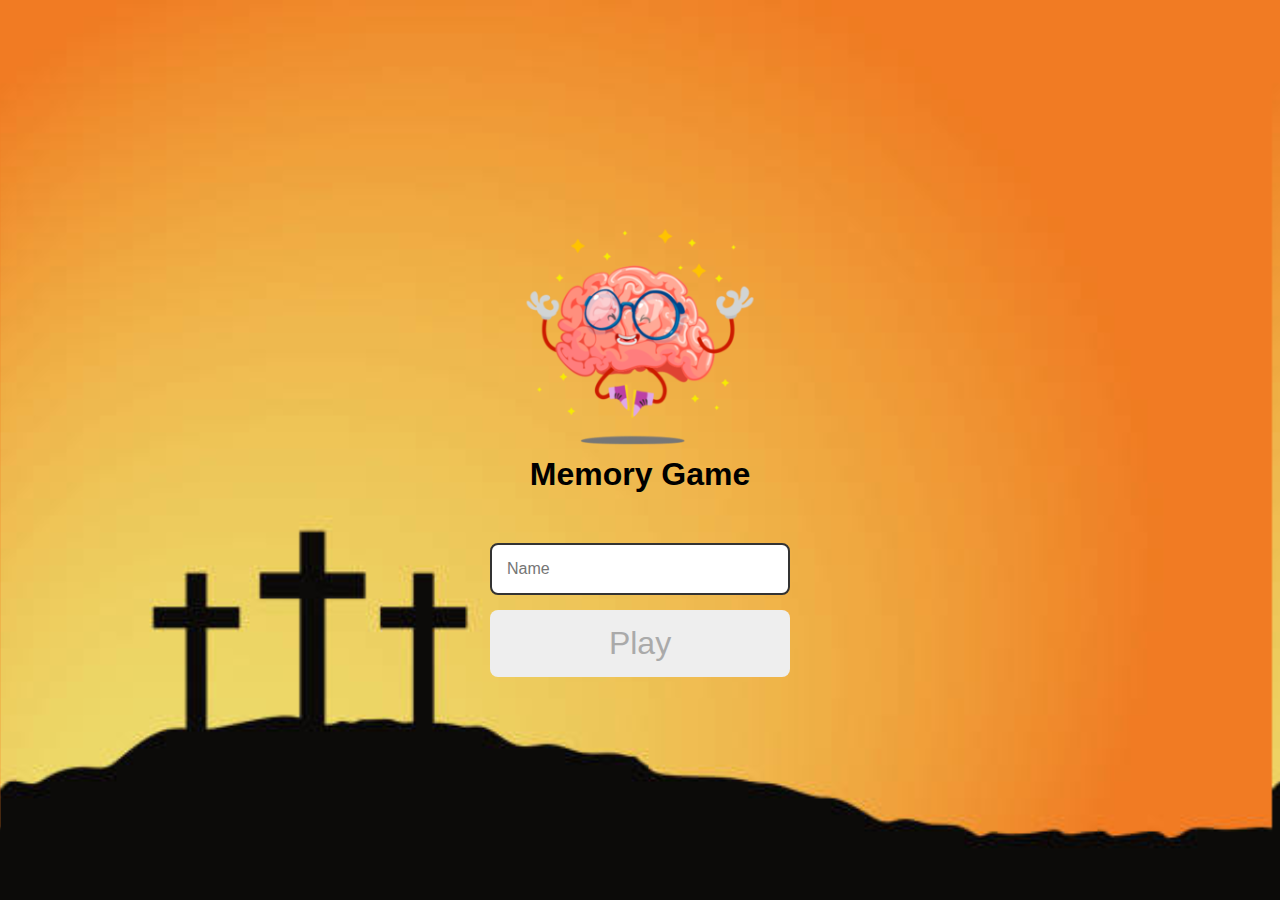
<file: pages/index.html>
<!DOCTYPE html>
<html lang="en">
<head>
    <meta charset="UTF-8">
    <meta name="viewport" content="width=device-width, initial-scale=1.0">

<link rel="stylesheet" href="../css/reset.css">
<link rel="stylesheet" href="./css/login.css">


<script defer src="../js/login.js"></script>

<title>Memory Game | Login</title>
</head>
<body>

    
<form class="login-form">

    <div class="login_header">
       <img src="../imagem/brain.png" alt="brain icon">
    <h1> Memory Game </h1>
    </div>

<input type="text" placeholder="Name" class="login_input">
<button type="submit" class="login_button" disabled>Play</button>

    </form>

</script>


</body>
</html>
</file>
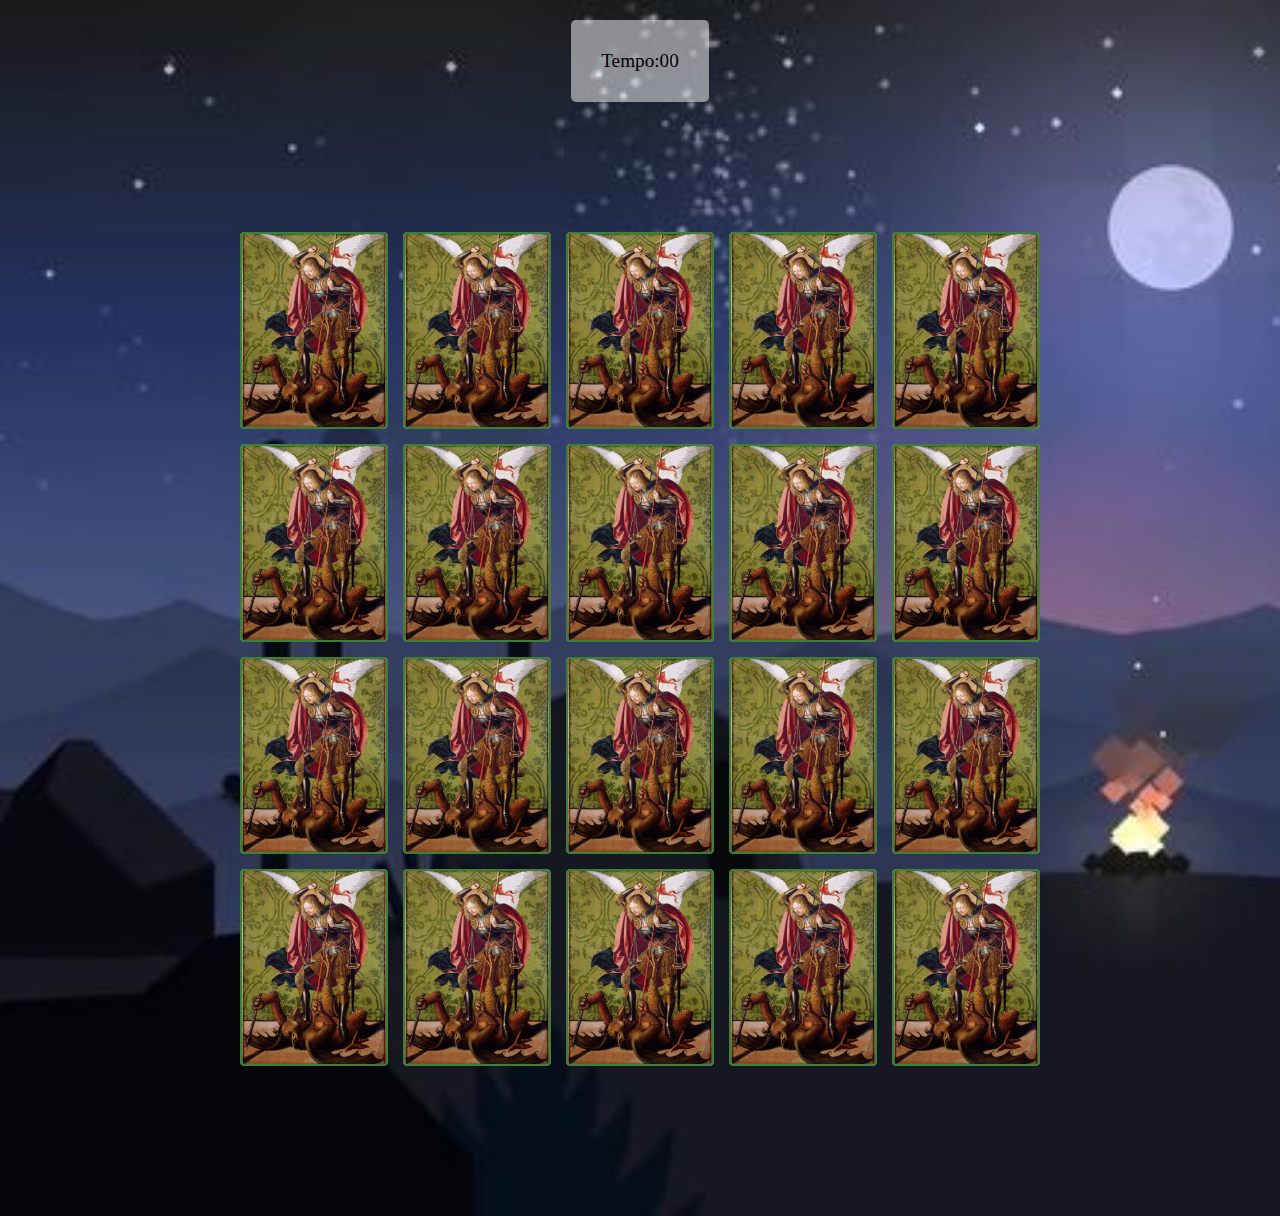
<file: pages/game.html>
<!DOCTYPE html>
<html lang="en">
<head>
    <meta charset="UTF-8">
    <meta name="viewport" content="width=device-width, initial-scale=1.0">
    
    <link rel="stylesheet" href="../css/reset.css">
     <link rel="stylesheet" href="../css/game.css">

     <script defer src="../js/game.js"></script>

    <title>Memory Game</title>


</head>
<body>

<main>

 <header>
     <span class="Player"></span>
     <span> Tempo:<span class="timer">00</span></span>
 </header>

    <div class="grid"> </div>

</main>
</body>
</html>
</file>
<file: pages/css/login.css>
.login-form {
align-items: center;
display: flex;
flex-direction: column;
height: 100vh;
justify-content: center;
background-image: url('/imagem/tela.jpg') ;
background-size:contain;

}

.login_header {

align-items: center;
display: flex;
flex-direction: column;
justify-content: center;
margin-bottom: 50px;

    
}

.login_header img {
width: 300px;

}

.login h1 {
color: blue;
font-size: 1.5em;

}

.login_input {
border: 2px solid #333;
border-radius: 8px;
color: #333;
font-size:1em;
margin-bottom: 15px;
max-width: 300px;
outline: none;
padding: 15px;
width: 100%;

}

.login_button {
background-color: #800000;
border-radius: 8px;
color:#000;
font-size: 2em;
max-width: 300px;
padding: 15px;
width: 100%;
cursor:pointer;
}


.login_button:disabled {
background-color: #eee;
color:#aaa ;
cursor:auto;
}
</file>
<file: css/game.css>
main {
 display: flex;
 flex-direction: column;
 width: 100%;
 background-image: url('../imagem/bg.jpg');
 background-size: cover;
 min-height: 100vh;
 align-items: center;
 justify-content: center;
 padding: 20px 20px 50px;

}

header {
display: flex;
align-items: center;
justify-content: space-between;
background-color: rgba(255, 255, 255, 0.5);
font-size: 1.2em;
max-width: 800px;
padding: 30px;
margin: 0 0 30px;
border-radius: 5px;

}


.grid   {
        display: grid;
        grid-template-columns: repeat(5, 1fr);
        gap: 15px;
        width: 100%;
        max-width: 800px;
        margin: 100px auto;

}

.card {
    aspect-ratio: 3/4;
    width: 100%;
    border-radius: 5px;
    position: relative;
    transition: all 400ms ease ;
    transform-style: preserve-3d;
    background-color: white;

}

.face {
    width: 100%;
    height: 100%;
    position: absolute;
    background-size: cover;
    background-position: center;
    border: 2px solid #39813a;
    border-radius: 5px;
    transition: all 400ms ease;

}

.front {
       transform: rotateY(180deg);
       
}

.back {
background-image: url('../imagem/cart.jpg');
background-size: cover;
background-position: center;
backface-visibility: hidden;
}

.reveal-card {

    transform: rotateY(180deg);

}

.disabled-card {
    filter: saturate (0);
    opacity: 0.5;
}
</file>
